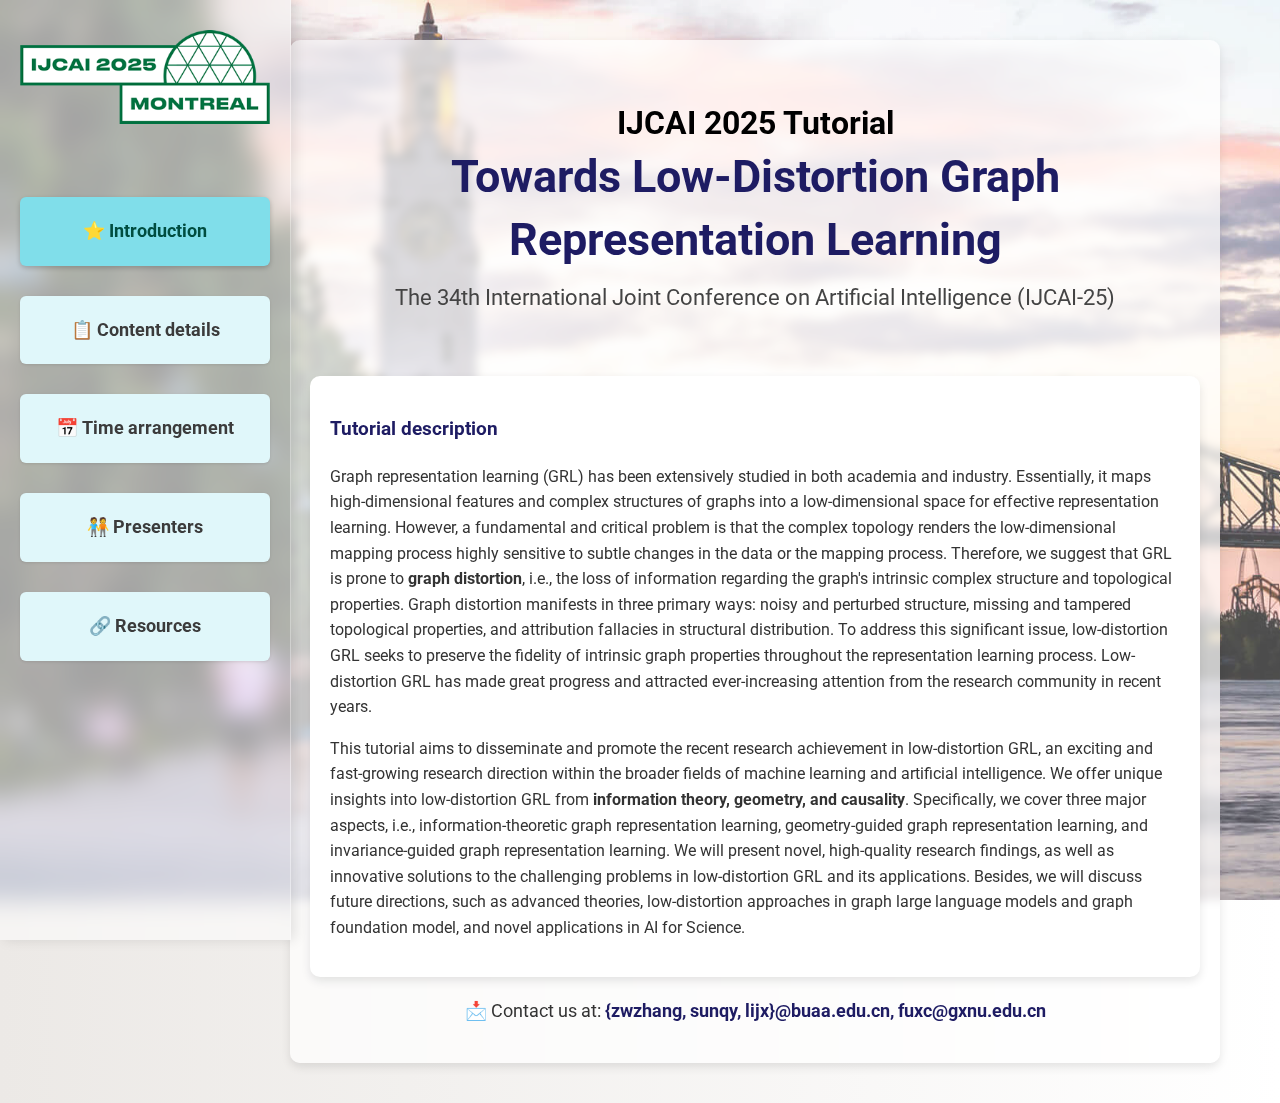
<file: index.html>
<!DOCTYPE html>
<html lang="en">
<head>
    <meta charset="UTF-8">
    <meta name="viewport" content="width=device-width, initial-scale=1.0">
    <link rel="icon" href="data:image/svg+xml,<svg xmlns='http://www.w3.org/2000/svg' width='16' height='16'><text x='0' y='12' font-size='12'>⭐</text></svg>">
    <title>IJCAI 2025 Tutorial</title>
    <link href="https://fonts.googleapis.com/css2?family=Roboto:wght@300;400;700&display=swap" rel="stylesheet">
    <link rel="stylesheet" href="CSS/style.css">  <!-- 引入外部CSS -->
</head>
<body>

    <!-- 侧边栏 Logo -->
    <div class="sidebar">
        <img src="./imgs/lefttop_logo.png" alt="Logo">
        <a href="index.html" class="active">⭐ Introduction</a>
        <a href="pages/detial.html">📋 Content details</a>
        <a href="pages/timeline.html">📅 Time arrangement</a>
        <a href="pages/organizers.html">🧑‍🤝‍🧑 Presenters</a>
        <a href="pages/resource.html">🔗 Resources</a>
    </div>

    <div class="content">
        <div class="container">
            <!-- 顶部标题 -->
            <div class="header">
                <h1>
                    <span class="sub-title">IJCAI 2025 Tutorial</span> <br>
                    <span class="main-title">Towards Low-Distortion Graph Representation Learning</span> <br>
                    <span class="conference-name">The 34th International Joint Conference on Artificial Intelligence (IJCAI-25)</span>
                </h1>
            </div>

            <!-- 介绍部分 -->
            <!-- <div class="section">
                <img src="./imgs/background.jpg" class="banner" alt="Background Image">
            </div> -->

            <!-- 任务介绍 -->
            <div class="section">
                <h3 id="challenges">Tutorial description</h3>
                <p>Graph representation learning (GRL) has been extensively studied in both academia and industry. Essentially,  it maps high-dimensional features and complex structures of graphs into a low-dimensional space for effective  representation learning. However,  a fundamental and critical problem is that the complex topology renders the low-dimensional mapping process highly  sensitive to subtle changes in the data or the mapping process. Therefore,  we suggest that GRL is prone to <b>graph distortion</b>, i.e.,  the loss of information regarding the graph's intrinsic complex structure and topological properties. Graph distortion  manifests in three primary ways:  noisy and perturbed structure, missing and tampered topological properties,  and attribution fallacies in structural distribution. To address this significant issue,  low-distortion GRL seeks to preserve the fidelity of intrinsic graph properties throughout the representation learning  process. Low-distortion GRL has made great progress and attracted ever-increasing attention from the research community  in recent years.</p>
                
                <p>
                    This tutorial aims to disseminate and promote the recent research achievement in low-distortion GRL,  an exciting and fast-growing research direction within the broader fields of machine learning and artificial  intelligence. We offer unique insights into low-distortion GRL from <b>information theory, geometry,  and causality</b>. Specifically, we cover three major aspects, i.e., information-theoretic graph representation learning,  geometry-guided graph representation learning,  and invariance-guided graph representation learning. We will present novel, high-quality research findings,  as well as innovative solutions to the challenging problems in low-distortion GRL and its applications. Besides,  we will discuss future directions, such as advanced theories,  low-distortion approaches in graph large language models and graph foundation model,  and novel applications in AI for Science.
                </p>
                <!-- <ul class="task-list">
                    <li><a href="./pages/task1.html">🔗 <b><i><u>Retweet network link prediction </u></i></b></a>: This task is centered around predicting the likelihood of retweet behavior between users in a social network. By accurately forecasting retweet connections, we aim to gain insights into information diffusion dynamics and user engagement patterns on social media platforms.</li>
                    <li><a href="./pages/task2.html">⚡ <b><i><u>Bursty event cascade classification </u></i></b></a>: In this task, the objective is to classify social network structures as either cascades of bursty events or normal events. By discerning between these two types of events, we seek to uncover patterns associated with sudden surges in activity and distinguish them from typical social network behaviors.</li>
                </ul> -->
            </div>

            <!-- 联系方式 -->
            <div class="contact">
                <p>📩 Contact us at: <a>{zwzhang, sunqy, lijx}@buaa.edu.cn, fuxc@gxnu.edu.cn</a></p>
            </div>
        </div>
    </div>

</body>
</html>
</file>
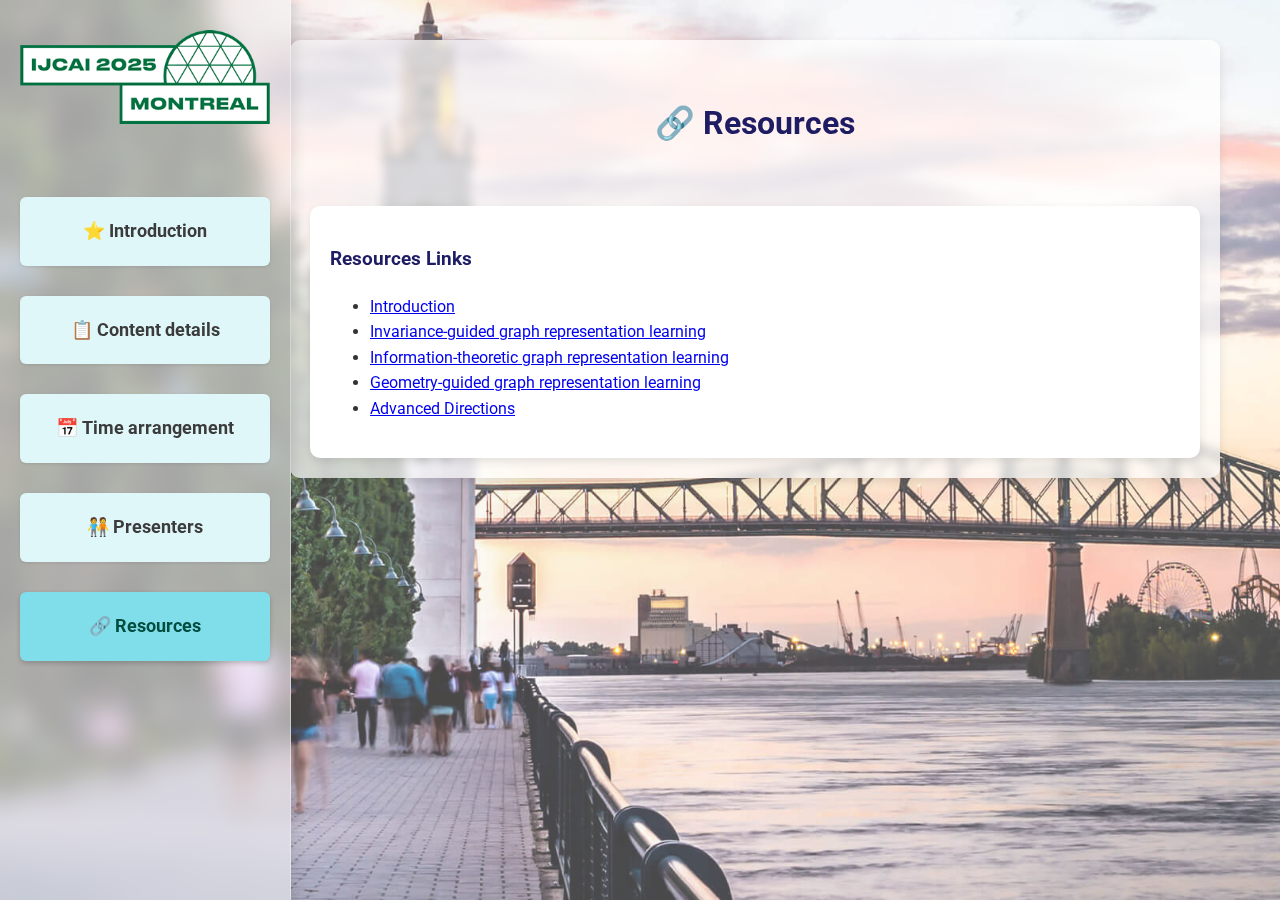
<file: pages/resource.html>
<!DOCTYPE html>
<html lang="en">
<head>
    <meta charset="UTF-8">
    <meta name="viewport" content="width=device-width, initial-scale=1.0">
    <link rel="icon" href="data:image/svg+xml,<svg xmlns='http://www.w3.org/2000/svg' width='16' height='16'><text x='0' y='12' font-size='12'>🔗</text></svg>">
    <title>Resources</title>
    <link href="https://fonts.googleapis.com/css2?family=Roboto:wght@300;400;700&display=swap" rel="stylesheet">
    <link rel="stylesheet" href="../CSS/style.css"> <!-- 引入外部CSS -->
</head>
<body>

    <!-- 侧边栏 -->
    <div class="sidebar">
        <img src="../imgs/lefttop_logo.png" alt="Logo">
        <a href="../index.html">⭐ Introduction</a>
        <a href="detail.html">📋 Content details</a>
        <a href="timeline.html">📅 Time arrangement</a>
        <a href="organizers.html">🧑‍🤝‍🧑 Presenters</a>
        <a href="resource.html" class="active">🔗 Resources</a>
    </div>

    <!-- 内容部分 -->
    <div class="content">
        <div class="container">
            <!-- 顶部标题 -->
            <div class="header">
                <h1>🔗 Resources</h1>
            </div>

            <div class="section">
                <h3>Resources Links</h3>
                <ul>
                    <li><a href="../resources/0-2025-IJCAI-Tutorial_intro.pdf">Introduction</a></li>
                    <li><a href="../resources/1-2025-IJCAI-Tutorial_OOD.pdf">Invariance-guided graph representation learning</a></li>
                    <li><a href="../resources/2-2025-IJCAI-Tutorial_Info.pdf">Information-theoretic graph representation learning</a></li>
                    <li><a href="../resources/3-2025-IJCAI-Tutorial_Geometry.pdf">Geometry-guided graph representation learning</a></li>
                    <li><a href="../resources/4-2025-IJCAI-Tutorial_Advance.pdf">Advanced Directions</a></li>
                </ul>
            </div>
            
        </div>
    </div>

</body>
</html>
</file>
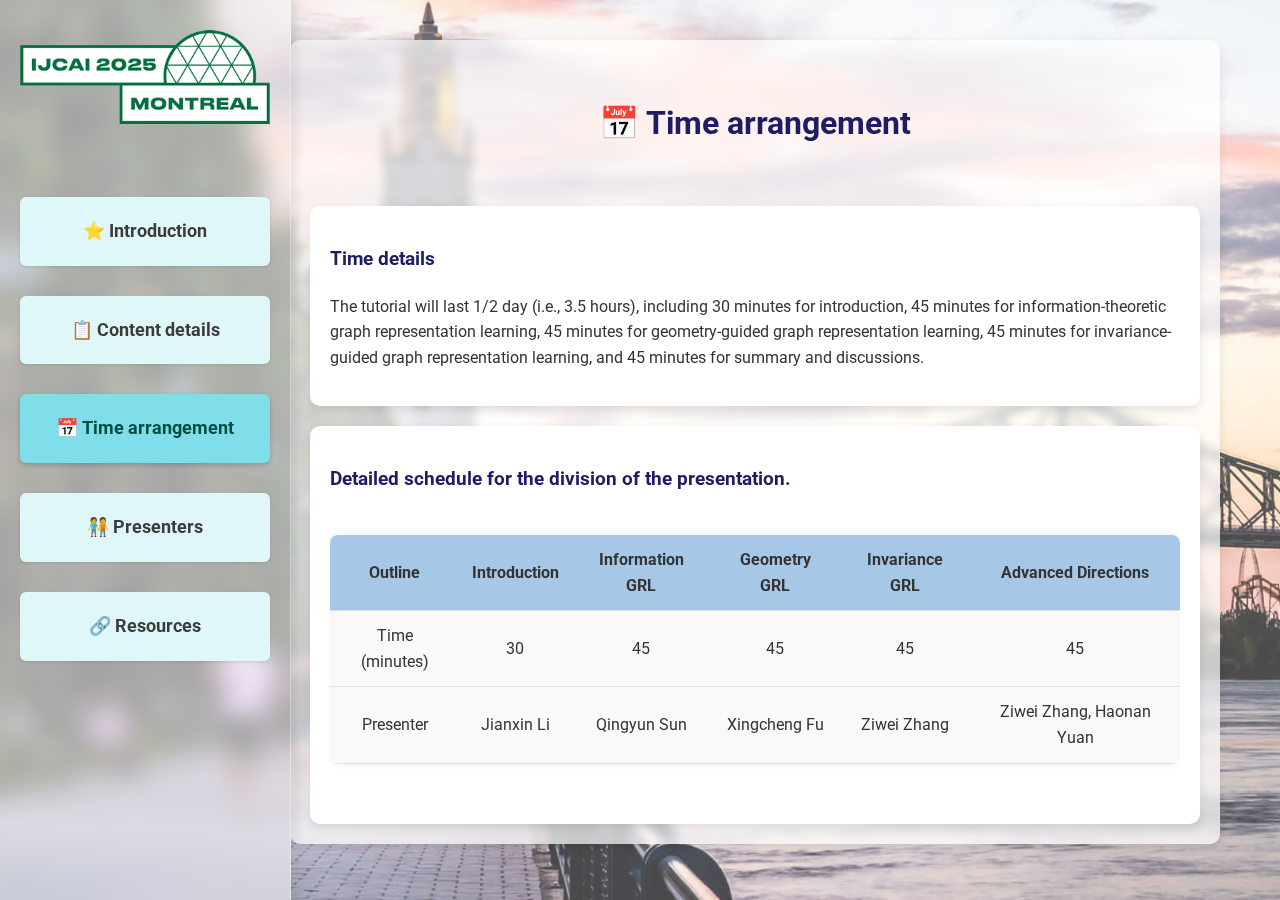
<file: pages/timeline.html>
<!DOCTYPE html>
<html lang="en">
<head>
    <meta charset="UTF-8">
    <meta name="viewport" content="width=device-width, initial-scale=1.0">
    <link rel="icon" href="data:image/svg+xml,<svg xmlns='http://www.w3.org/2000/svg' width='16' height='16'><text x='0' y='12' font-size='12'>📅</text></svg>">
    <title>Time arrangement</title>
    <link href="https://fonts.googleapis.com/css2?family=Roboto:wght@300;400;700&display=swap" rel="stylesheet">
    <link rel="stylesheet" href="../CSS/style.css"> <!-- 引入外部CSS -->
</head>
<body>

    <!-- 侧边栏 -->
    <div class="sidebar">
        <img src="../imgs/lefttop_logo.png" alt="Logo">
        <a href="../index.html">⭐ Introduction</a>
        <a href="detail.html">📋 Content details</a>
        <a href="timeline.html" class="active">📅 Time arrangement</a>
        <a href="organizers.html">🧑‍🤝‍🧑 Presenters</a>
        <a href="resource.html">🔗 Resources</a>
    </div>

    <!-- 内容部分 -->
    <div class="content">
        <div class="container">
            <!-- 顶部标题 -->
            <div class="header">
                <h1>📅 Time arrangement</h1>
            </div>

            <!-- 时间线内容 -->
            <div class="section">
                <h3>Time details</h3>
                <p>The tutorial will last 1/2 day (i.e., 3.5 hours), including 30 minutes for introduction, 45 minutes for information-theoretic graph representation learning, 45 minutes for geometry-guided graph representation learning, 45 minutes for invariance-guided graph representation learning, and 45 minutes for summary and discussions.</p>
            </div>

            <div class="section">
                <h3>Detailed schedule for the division of the presentation.</h3>
                <div class="table-container">
                    <table>
                        <thead>
                            <tr>
                                <th>Outline</th>
                                <th>Introduction</th>
                                <th>Information GRL</th>
                                <th>Geometry GRL</th>
                                <th>Invariance GRL</th>
                                <th>Advanced Directions</th>
                            </tr>
                        </thead>
                        <tbody>
                            <tr>
                                <td>Time (minutes)</td>
                                <td>30</td>
                                <td>45</td>
                                <td>45</td>
                                <td>45</td>
                                <td>45</td>
                            </tr>
                            <tr>
                                <td>Presenter</td>
                                <td>Jianxin Li</td>
                                <td>Qingyun Sun</td>
                                <td>Xingcheng Fu</td>
                                <td>Ziwei Zhang</td>
                                <td>Ziwei Zhang, Haonan Yuan</td>
                            </tr>
                        </tbody>
                    </table>
                </div>
            </div>
        </div>
    </div>

</body>
</html>
</file>
<file: CSS/style.css>
body {
    font-family: 'Roboto', sans-serif;
    background: linear-gradient(to right, #ece9e6, #ffffff);
    margin: 0;
    padding: 20px;
    color: #333;
    display: flex;
    line-height: 1.6;
}
.container {
    max-width: 1000px;
    margin: auto;
    background: rgba(255, 255, 255, 0.7);
    padding: 20px;
    border-radius: 10px;
    box-shadow: 0px 4px 10px rgba(0, 0, 0, 0.1);    
    backdrop-filter: blur(5px); /* 可选：添加毛玻璃效果 */
}

body::before {
    content: "";
    position: fixed;
    top: 0;
    left: 0;
    width: 100%;
    height: 100%;
    background-image: url('../imgs/top1.jpg');
    background-size: cover;
    background-position: center;
    background-repeat: no-repeat;
    opacity: 0.7;  /* 固定透明度为 0.3 */
    z-index: -1;
}

.sidebar {
    position: fixed;
    top: 0;
    left: 0;
    width: 250px;
    height: 100%;
    background-color: rgba(255, 255, 255, 0.5);  /* 更浅更柔和 */
    padding: 20px;
    text-align: center;
    box-shadow: 4px 0 12px rgba(0, 0, 0, 0.1);  /* 稍大阴影更有层次 */
    backdrop-filter: blur(12px);               /* 增强玻璃模糊效果 */
    border-right: 1px solid rgba(255, 255, 255, 0.4); /* 加一点边框提升质感 */
    z-index: 1000;  /* 确保浮在上层 */
}

.sidebar img {
    width: 100%;
    border-radius: 0px;
    margin-top: 10px;
    margin-bottom: 35px;
}

.sidebar a {
    display: block;
    color: #3b3b3b;
    text-decoration: none;
    margin: 30px 0;
    padding: 20px;
    background-color: #e0f7fa; /* 浅青色背景 */
    border-radius: 6px;
    transition: background-color 0.3s, transform 0.2s;
    font-size: 18px;
    font-weight: bold;
    box-shadow: 0 1px 3px rgba(0, 0, 0, 0.1);
}

.sidebar a:hover {
    background-color: #b2ebf2; /* 鼠标悬停时更深一点 */
    color: #004d40;
    transform: translateX(4px);
    box-shadow: 0 2px 6px rgba(0, 0, 0, 0.15);
}

.sidebar a.active {
    background-color: #80deea; /* 当前页面：中等亮度 */
    color: #004d40;
    box-shadow: 0 2px 5px rgba(0, 0, 0, 0.2);
}


.content {
    margin-left: 250px;
    margin-right: 20px;
    width: calc(100% - 250px);
    padding: 20px;
}

.header {
    text-align: center;
    padding: 20px;
    color: #1e1c63;
}

.header h1 {
    margin-bottom: 20px;
    line-height: 1.4;
}

.main-title {
    font-size: 1.4em;
    font-weight: bold;
}

.sub-title {
    font-size: 1.0em;
    font-weight: bold;
    color: #000;
}

.conference-name {
    font-size: 0.7em;
    font-weight: normal;
    color: #444;
}

.header h2 {
    font-size: 28px;
    margin-bottom: 10px;
}

.banner {
    display: block;
    max-width: 100%;
    width: 800px;  /* 设置固定宽度，可根据需要调整 */
    height: auto;  /* 保持图片比例 */
    margin: 20px auto;  /* 上下间距20px，左右自动居中 */
    border-radius: 10px;  /* 可选：添加圆角 */
    box-shadow: 0 4px 8px rgba(0, 0, 0, 0.1);  /* 可选：添加阴影效果 */
}

.section {
    padding: 20px;
    background: white;
    border-radius: 10px;
    box-shadow: 0px 4px 10px rgba(0, 0, 0, 0.1);
    margin-top: 20px;
}

.task-list {
    list-style: none;
    padding: 0;
}

.task-list li {
    background: #f5f5f5;
    padding: 15px;
    margin-bottom: 10px;
    border-radius: 5px;
    font-weight: normal;
}

.task-list li a {
    text-decoration: none;
    color: #333;
}

.latex-list {
    list-style: none;
    padding-left: 0.5em;
}

.latex-list .sub-item {
    padding-left: 0.5em;
    margin-top: 0.5em;
}

.contact {
    text-align: center;
    margin-top: 20px;
    font-size: 18px;
}

.contact a {
    color: #1e1c63;
    font-weight: bold;
    text-decoration: none;
}

h1, h2, h3 {
    color: #1e1c63;
}
pre {
    background: #f4f4f4;
    padding: 15px;
    border-radius: 5px;
    overflow-x: auto;
}
.download-link, .submission-link {
    display: block;
    margin: 10px 0;
    padding: 10px;
    background: #1abc9c;
    color: white;
    text-align: center;
    border-radius: 5px;
    text-decoration: none;
    font-weight: bold;
}
.download-link:hover, .submission-link:hover {
    background: #16a085;
}
.warning {
    padding: 10px;
    background: #ffcc00;
    border-radius: 5px;
    font-weight: bold;
}
code {
    background: #f4f4f4;
    padding: 2px 6px;
    border-radius: 4px;
    font-family: 'Courier New', monospace;
    font-size: 90%;
    color: #d63384; /* 选择一个好看的颜色 */
    white-space: nowrap;
}

.references {
    padding-left: 2em;
}

.references p {
    text-indent: -2em;
    padding-left: 2em;
    line-height: 1.3;
    margin-bottom: 0.2em;
}

table {
    width: 100%;
    border-collapse: collapse;
    margin: 20px 0;
    font-size: 16px;
    text-align: center;
    border-radius: 8px;
    overflow: hidden;
    box-shadow: 0 0 8px rgba(0, 0, 0, 0.08);
}

.table-container {
    overflow-x: auto;  /* 启用水平滚动 */
    -webkit-overflow-scrolling: touch;  /* 在iOS设备上启用平滑滚动 */
    margin: 20px 0;
}


th, td {
    padding: 12px;
    border-bottom: 1px solid #e0e0e0;
}
th {
    background-color: #a7c7e7; /* 浅蓝色 */
    color: #333;
}
td {
    background-color: #f9f9f9; /* 更浅的灰色 */
}
tr:hover td {
    background-color: #eaf3fc; /* 悬停时变成更亮的蓝白色 */
}

.announcement {
    background-color: #e8f5e9;  /* 淡绿色背景 */
    border: 2px solid #c8e6c9;
    border-radius: 10px;
    padding: 25px;
    margin: 30px 0;
    box-shadow: 0 4px 6px rgba(0, 0, 0, 0.1);
    text-align: center;
}

.announcement h3 {
    color: #2e7d32;  /* 深绿色文字 */
    margin-bottom: 20px;
    font-size: 1.8em;
    font-weight: bold;
    text-transform: uppercase;
}

.announcement p {
    color: #1b5e20;  /* 较深的绿色文字 */
    line-height: 1.8;
    font-size: 1.2em;
    margin: 0;
}

.organizers-list {
    list-style: none;
    padding: 0;
    display: grid;
    grid-template-columns: repeat(auto-fit, minmax(150px, 1fr));
    gap: 10px;
    margin: 20px 0;
}

.organizer-card {
    background: #ffffff;
    border-radius: 10px;
    padding: 10px;
    box-shadow: 0 4px 6px rgba(0, 0, 0, 0.1);
    text-align: center;
}

.organizer-photo {
    width: 130px;
    height: 130px;
    border-radius: 50%;
    margin-bottom: 15px;
    object-fit: cover;
}

.organizer-name {
    font-size: 1.2em;
    font-weight: bold;
    color: #2c3e50;
    margin-bottom: 10px;
}

.organizer-affiliation {
    font-size: 0.9em;
    color: #666;
    margin-bottom: 15px;
    line-height: 1.4;
}

/* 移动端适配 */
@media screen and (max-width: 768px) {
    body {
        flex-direction: column;
        margin-left: 0;
        padding: 0; /* 移除body的内边距 */
    }
    
    .sidebar {
        position: relative;
        width: 100%;
        height: auto;
        text-align: center;
        margin: 0 auto; /* 添加水平居中 */
        padding: 10px;
        display: flex;  /* 使用 flexbox 布局 */
        flex-wrap: wrap;  /* 自动换行，以适应不同屏幕尺寸 */
        justify-content: center;  /* 链接居中排列 */
        align-items: center; /* 垂直居中对齐 */
        box-sizing: border-box; /* 确保padding不会增加宽度 */
    }
    
    .sidebar a {
        display: inline-block;
        margin: 5px;
        padding: 10px;
        width: calc(50% - 20px); /* 考虑margin的宽度计算 */
        box-sizing: border-box; /* 确保padding不会影响宽度计算 */
        font-size: 15px; /* 适当减小字体大小 */
    }

    .content {
        margin: 0 auto; /* 内容区域水平居中 */
        width: 100%;
        padding: 10px;
        box-sizing: border-box;
    }

    

    .header h1 {
        font-size: 24px;
    }

    .header h2 {
        font-size: 20px;
    }

    .section {
        padding: 10px;
    }

    .task-list li {
        padding: 10px;
    }
}
</file>
